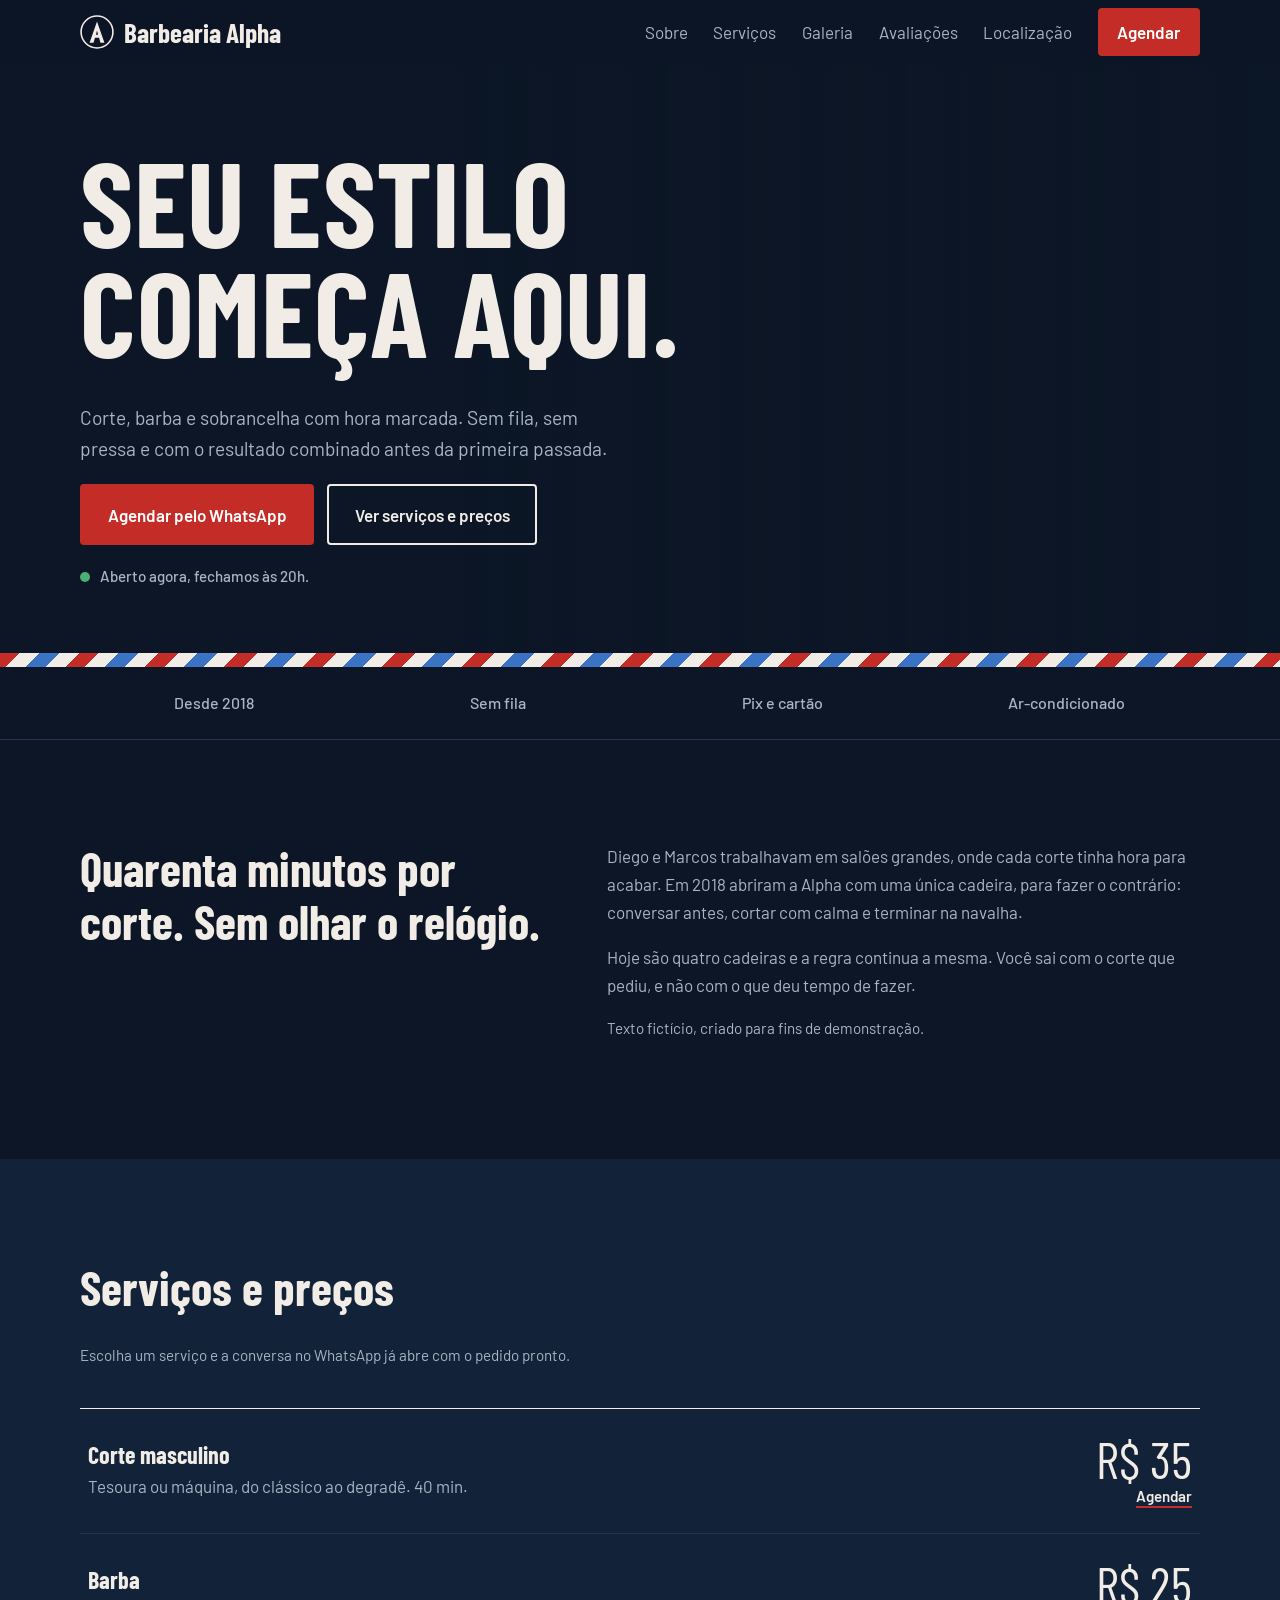
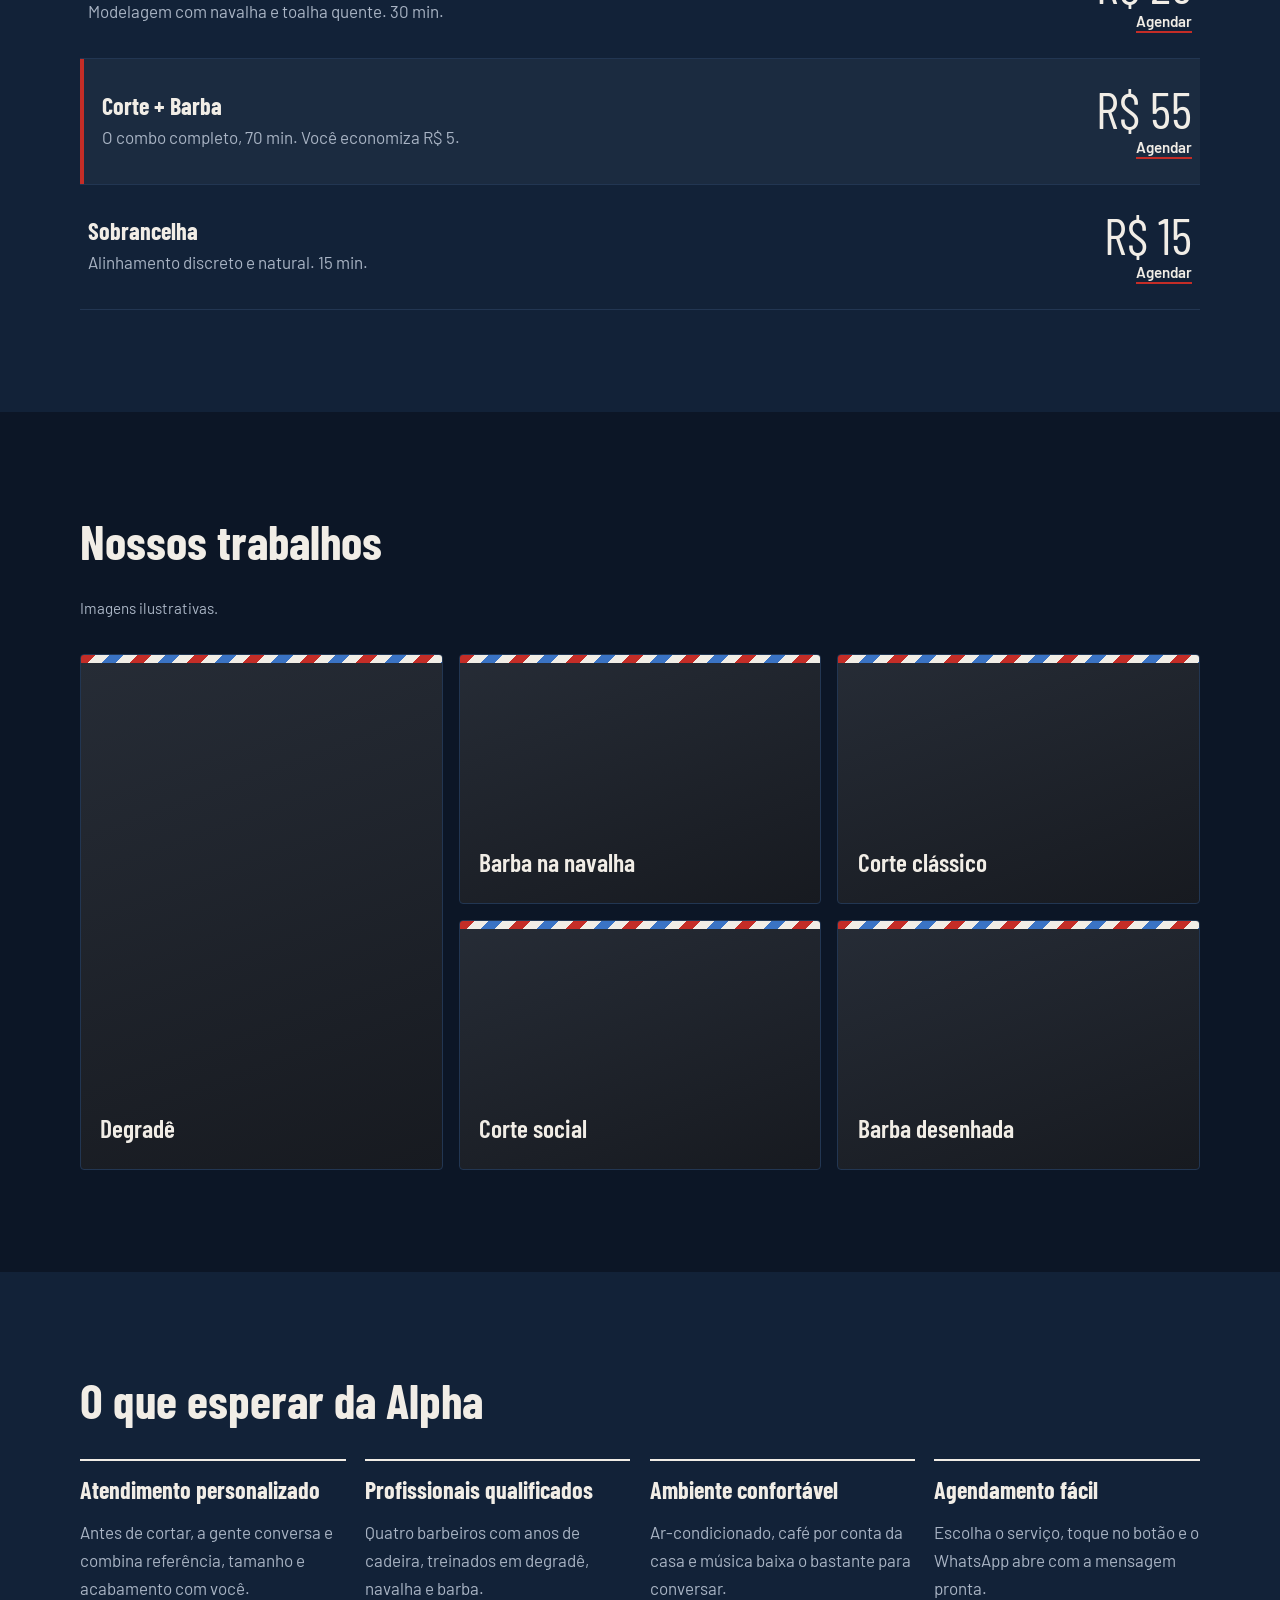
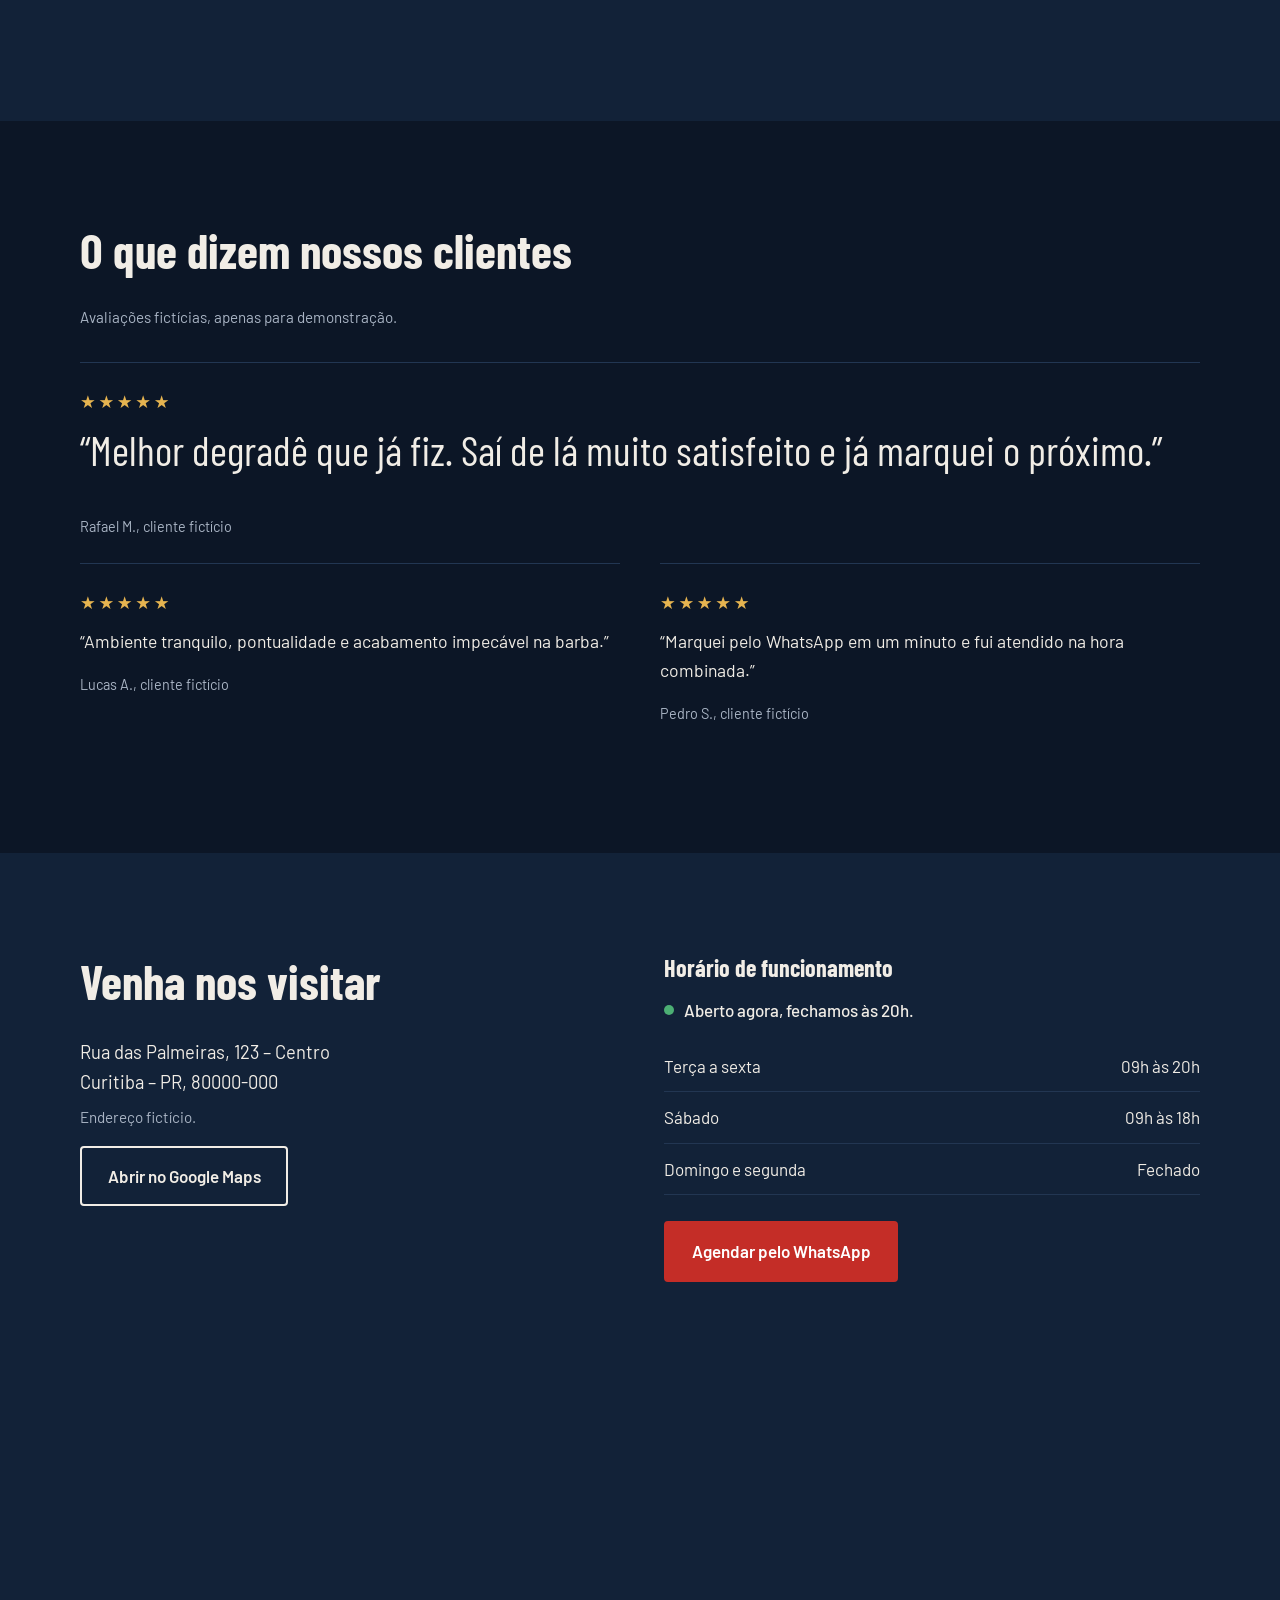
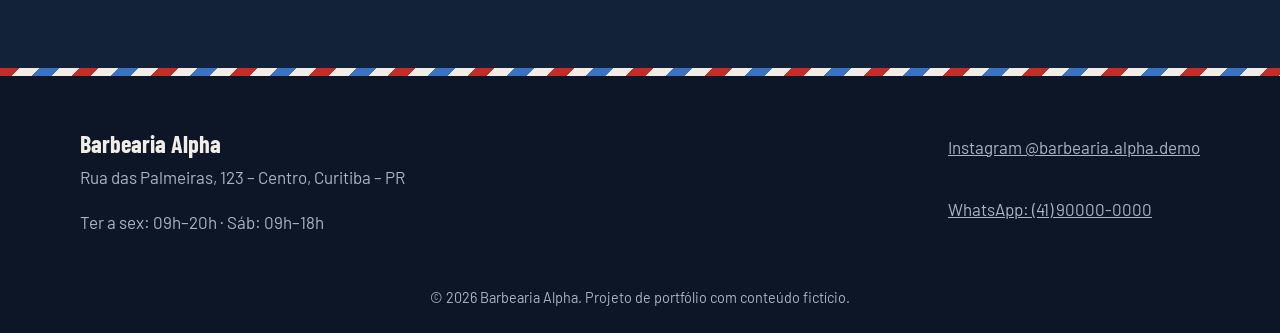
<file: index.html>
<!DOCTYPE html>
<!-- Idioma da página: ajuda leitores de tela e o Google -->
<html lang="pt-BR">
<head>
  <meta charset="UTF-8">
  <!-- Faz o site se ajustar à tela do celular. Sem esta linha, o layout mobile quebra. -->
  <meta name="viewport" content="width=device-width, initial-scale=1">
  <title>Barbearia Alpha | Corte e barba em Curitiba</title>
  <meta name="description" content="Barbearia Alpha: corte masculino, barba e sobrancelha com atendimento personalizado. Agende pelo WhatsApp.">
  <meta name="theme-color" content="#0c1626">
  <meta name="color-scheme" content="dark">
  <!-- Fontes do Google (se ficarem offline, o navegador usa as fontes reserva do CSS) -->
  <link rel="preconnect" href="https://fonts.googleapis.com">
  <link rel="preconnect" href="https://fonts.gstatic.com" crossorigin>
  <link href="https://fonts.googleapis.com/css2?family=Barlow+Condensed:wght@700&family=Barlow:wght@400;500;600&display=swap" rel="stylesheet">
  <!-- Ícone da aba do navegador (SVG embutido, sem arquivo extra) -->
  <link rel="icon" href="data:image/svg+xml,%3Csvg xmlns='http://www.w3.org/2000/svg' viewBox='0 0 64 64'%3E%3Crect width='64' height='64' rx='14' fill='%230c1626'/%3E%3Ctext x='32' y='46' font-size='40' font-weight='700' text-anchor='middle' fill='%23f1ede6' font-family='Arial'%3EA%3C/text%3E%3C/svg%3E">
  <!-- Pré-visualização ao compartilhar o link (WhatsApp, Instagram etc.). Para mostrar imagem, adicione og:image com uma foto real -->
  <meta property="og:title" content="Barbearia Alpha | Seu estilo começa aqui.">
  <meta property="og:description" content="Corte, barba e sobrancelha com hora marcada. Agende pelo WhatsApp.">
  <meta property="og:type" content="website">
  <meta property="og:locale" content="pt_BR">
  <!-- Dados para o Google entender o negócio. FICTÍCIOS: troque pelos reais -->
  <script type="application/ld+json">
  {"@context":"https://schema.org","@type":"HairSalon","name":"Barbearia Alpha","telephone":"+55-41-90000-0000",
   "address":{"@type":"PostalAddress","streetAddress":"Rua das Palmeiras, 123","addressLocality":"Curitiba","addressRegion":"PR","postalCode":"80000-000","addressCountry":"BR"},
   "openingHours":["Tu-Fr 09:00-20:00","Sa 09:00-18:00"],"priceRange":"R$15 - R$55"}
  </script>
  <link rel="stylesheet" href="style.css">
</head>
<body>
  <!-- Link para quem navega só com teclado pular direto ao conteúdo -->
  <a class="skip-link" href="#conteudo">Ir para o conteúdo</a>

  <!-- Marca (monograma "A") definida uma vez e reutilizada com <use> -->
  <svg width="0" height="0" style="position:absolute" aria-hidden="true">
    <symbol id="marca" viewBox="0 0 64 64">
      <circle cx="32" cy="32" r="30" fill="none" stroke="currentColor" stroke-width="3"/>
      <path fill="currentColor" fill-rule="evenodd" d="M32 12 46 52H38.5L35.8 43H28.2L25.5 52H18ZM30 37H34L32 29Z"/>
    </symbol>
  </svg>

  <!-- ===== CABEÇALHO / MENU ===== -->
  <header class="site-header" id="topo">
    <div class="container header-inner">
      <a class="logo" href="#topo" aria-label="Barbearia Alpha, voltar ao topo"><svg class="logo-mark" aria-hidden="true"><use href="#marca"/></svg>Barbearia Alpha</a>
      <!-- Botão do menu no celular (o JS controla aria-expanded) -->
      <button class="menu-toggle" aria-expanded="false" aria-controls="menu" aria-label="Abrir menu">
        <span></span><span></span><span></span>
      </button>
      <nav id="menu" class="nav" aria-label="Principal">
        <a href="#sobre">Sobre</a>
        <a href="#servicos">Serviços</a>
        <a href="#galeria">Galeria</a>
        <a href="#avaliacoes">Avaliações</a>
        <a href="#localizacao">Localização</a>
        <a class="btn btn-small" data-whatsapp href="#localizacao">Agendar</a>
      </nav>
    </div>
  </header>

  <main id="conteudo" tabindex="-1">

    <!-- ===== 1. HERO ===== -->
    <section class="hero">
      <div class="container hero-inner">
        <h1>Seu estilo<br>começa aqui.</h1>
        <p class="hero-text">Corte, barba e sobrancelha com hora marcada. Sem fila, sem pressa e com o resultado combinado antes da primeira passada.</p>
        <div class="hero-actions">
          <a class="btn" data-whatsapp href="#localizacao">Agendar pelo WhatsApp</a>
          <a class="btn btn-outline" href="#servicos">Ver serviços e preços</a>
        </div>
        <p class="status hero-note" data-status></p>
      </div>
      <!-- Faixa inspirada no poste de barbeiro: o detalhe visual da marca -->
      <div class="pole" aria-hidden="true"></div>
    </section>

    <!-- Faixa de confiança: respostas rápidas às primeiras dúvidas do cliente -->
    <section class="trust" aria-label="Informações rápidas">
      <ul class="container">
        <li>Desde 2018</li>
        <li>Sem fila</li>
        <li>Pix e cartão</li>
        <li>Ar-condicionado</li>
      </ul>
    </section>

    <!-- ===== 2. SOBRE ===== -->
    <section class="section" id="sobre">
      <div class="container about">
        <h2>Quarenta minutos por corte. Sem olhar o relógio.</h2>
        <div class="about-text">
          <p>Diego e Marcos trabalhavam em salões grandes, onde cada corte tinha hora para acabar. Em 2018 abriram a Alpha com uma única cadeira, para fazer o contrário: conversar antes, cortar com calma e terminar na navalha.</p>
          <p>Hoje são quatro cadeiras e a regra continua a mesma. Você sai com o corte que pediu, e não com o que deu tempo de fazer.</p>
          <p class="demo-note">Texto fictício, criado para fins de demonstração.</p>
        </div>
      </div>
    </section>

    <!-- ===== 3. SERVIÇOS ===== -->
    <section class="section section-alt" id="servicos">
      <div class="container">
        <h2>Serviços e preços</h2>
        <p class="section-sub">Escolha um serviço e a conversa no WhatsApp já abre com o pedido pronto.</p>
        <!-- Para novo serviço: copie um <li> inteiro. O data-servico entra na mensagem do WhatsApp -->
        <ul class="menu-list">
          <li><a class="service" data-whatsapp data-servico="Corte masculino" href="#localizacao" aria-label="Agendar corte masculino, R$ 35, pelo WhatsApp">
            <div class="service-info"><h3>Corte masculino</h3><p>Tesoura ou máquina, do clássico ao degradê. 40 min.</p></div>
            <span class="service-price">R$ 35</span><span class="service-cta">Agendar</span></a></li>
          <li><a class="service" data-whatsapp data-servico="Barba" href="#localizacao" aria-label="Agendar barba, R$ 25, pelo WhatsApp">
            <div class="service-info"><h3>Barba</h3><p>Modelagem com navalha e toalha quente. 30 min.</p></div>
            <span class="service-price">R$ 25</span><span class="service-cta">Agendar</span></a></li>
          <li><a class="service featured" data-whatsapp data-servico="Corte + Barba" href="#localizacao" aria-label="Agendar corte e barba, R$ 55, pelo WhatsApp">
            <div class="service-info"><h3>Corte + Barba</h3><p>O combo completo, 70 min. Você economiza R$ 5.</p></div>
            <span class="service-price">R$ 55</span><span class="service-cta">Agendar</span></a></li>
          <li><a class="service" data-whatsapp data-servico="Sobrancelha" href="#localizacao" aria-label="Agendar sobrancelha, R$ 15, pelo WhatsApp">
            <div class="service-info"><h3>Sobrancelha</h3><p>Alinhamento discreto e natural. 15 min.</p></div>
            <span class="service-price">R$ 15</span><span class="service-cta">Agendar</span></a></li>
        </ul>
      </div>
    </section>

    <!-- ===== 4. GALERIA ===== -->
    <section class="section" id="galeria">
      <div class="container">
        <h2>Nossos trabalhos</h2>
        <p class="section-sub">Imagens ilustrativas.</p>
        <div class="gallery">
          <!--
            COMO TROCAR: coloque suas fotos na pasta "img" e troque cada <div class="photo-placeholder">
            por uma linha como esta (sempre com texto no alt):
            <img src="img/corte-1.jpg" alt="Degradê com acabamento na navalha" loading="lazy">
            Dica: a 1ª foto aparece maior (use uma vertical); as demais aceitam horizontal ou quadrada. Menos de 300 KB cada.
            FOTO DO HERO: salve como img/hero.jpg e, no style.css, em :root, adicione  --hero-photo: url("img/hero.jpg");
          -->
          <figure><div class="photo-placeholder"><span>Degradê</span></div></figure>
          <figure><div class="photo-placeholder"><span>Barba na navalha</span></div></figure>
          <figure><div class="photo-placeholder"><span>Corte clássico</span></div></figure>
          <figure><div class="photo-placeholder"><span>Corte social</span></div></figure>
          <figure><div class="photo-placeholder"><span>Barba desenhada</span></div></figure>
        </div>
      </div>
    </section>

    <!-- ===== 5. DIFERENCIAIS ===== -->
    <section class="section section-alt">
      <div class="container">
        <h2>O que esperar da Alpha</h2>
        <div class="grid grid-4">
          <div class="feature"><h3>Atendimento personalizado</h3><p>Antes de cortar, a gente conversa e combina referência, tamanho e acabamento com você.</p></div>
          <div class="feature"><h3>Profissionais qualificados</h3><p>Quatro barbeiros com anos de cadeira, treinados em degradê, navalha e barba.</p></div>
          <div class="feature"><h3>Ambiente confortável</h3><p>Ar-condicionado, café por conta da casa e música baixa o bastante para conversar.</p></div>
          <div class="feature"><h3>Agendamento fácil</h3><p>Escolha o serviço, toque no botão e o WhatsApp abre com a mensagem pronta.</p></div>
        </div>
      </div>
    </section>

    <!-- ===== 6. AVALIAÇÕES ===== -->
    <section class="section" id="avaliacoes">
      <div class="container">
        <h2>O que dizem nossos clientes</h2>
        <p class="section-sub">Avaliações fictícias, apenas para demonstração.</p>
        <div class="reviews">
          <blockquote class="review">
            <p class="stars" role="img" aria-label="5 de 5 estrelas">★★★★★</p>
            <p>“Melhor degradê que já fiz. Saí de lá muito satisfeito e já marquei o próximo.”</p>
            <footer>Rafael M., cliente fictício</footer>
          </blockquote>
          <blockquote class="review">
            <p class="stars" role="img" aria-label="5 de 5 estrelas">★★★★★</p>
            <p>“Ambiente tranquilo, pontualidade e acabamento impecável na barba.”</p>
            <footer>Lucas A., cliente fictício</footer>
          </blockquote>
          <blockquote class="review">
            <p class="stars" role="img" aria-label="5 de 5 estrelas">★★★★★</p>
            <p>“Marquei pelo WhatsApp em um minuto e fui atendido na hora combinada.”</p>
            <footer>Pedro S., cliente fictício</footer>
          </blockquote>
        </div>
      </div>
    </section>

    <!-- ===== 7. LOCALIZAÇÃO ===== -->
    <section class="section section-alt" id="localizacao">
      <div class="container location">
        <div>
          <h2>Venha nos visitar</h2>
          <address>Rua das Palmeiras, 123 – Centro<br>Curitiba – PR, 80000-000</address>
          <p class="demo-note">Endereço fictício.</p>
          <a class="btn btn-outline" target="_blank" rel="noopener noreferrer"
             href="https://www.google.com/maps/search/?api=1&query=Rua+das+Palmeiras+123+Curitiba+PR">Abrir no Google Maps</a>
          <!-- Mapa embutido. Troque o trecho depois de q= pelo endereço real -->
          <iframe class="map" title="Mapa da localização da Barbearia Alpha" loading="lazy" referrerpolicy="no-referrer-when-downgrade"
            src="https://www.google.com/maps?q=Rua+das+Palmeiras+123+Curitiba+PR&output=embed"></iframe>
        </div>
        <div>
          <h3>Horário de funcionamento</h3>
          <p class="status" data-status aria-live="polite"></p>
          <ul class="hours">
            <li><span>Terça a sexta</span><span>09h às 20h</span></li>
            <li><span>Sábado</span><span>09h às 18h</span></li>
            <li><span>Domingo e segunda</span><span>Fechado</span></li>
          </ul>
          <a class="btn" data-whatsapp href="#localizacao">Agendar pelo WhatsApp</a>
        </div>
      </div>
    </section>
  </main>

  <!-- ===== 9. RODAPÉ ===== -->
  <footer class="site-footer">
    <div class="container footer-inner">
      <div>
        <strong>Barbearia Alpha</strong>
        <p>Rua das Palmeiras, 123 – Centro, Curitiba – PR</p>
        <p>Ter a sex: 09h–20h · Sáb: 09h–18h</p>
      </div>
      <div>
        <!-- Perfil de demonstração: troque pelo usuário real do Instagram -->
        <p><a href="https://instagram.com/barbearia.alpha.demo" target="_blank" rel="noopener noreferrer">Instagram @barbearia.alpha.demo</a></p>
        <p><a data-whatsapp href="#localizacao">WhatsApp: <span data-telefone>(41) 90000-0000</span></a></p>
      </div>
    </div>
    <p class="copy">© <span id="ano">2026</span> Barbearia Alpha. Projeto de portfólio com conteúdo fictício.</p>
  </footer>

  <!-- Botão flutuante: sempre visível, principalmente no celular -->
  <a class="btn fab" data-whatsapp href="#localizacao">Agendar no WhatsApp</a>

  <script src="script.js"></script>
</body>
</html>
</file>
<file: style.css>
/* ==========================================================
   BARBEARIA ALPHA - ESTILOS
   Ordem: 1 variáveis, 2 base, 3 componentes, 4 seções, 5 identidade, 6 responsivo
   ========================================================== */

/* 1. VARIÁVEIS: para mudar as cores do site, edite só este bloco */
:root {
  --bg: #0c1626;          /* azul-marinho do poste de barbeiro: fundo principal */
  --surface: #122238;     /* seções alternadas */
  --line: #223652;        /* linhas e bordas discretas */
  --text: #f1ede6;        /* branco quente (listra branca do poste) */
  --muted: #a9b4c4;       /* texto secundário */
  --accent: #c42d27;      /* vermelho do poste: SÓ para ações (botões) */
  --accent-dark: #9f211c; /* vermelho no hover */
  --red: #c42d27;
  --blue: #3a73c4;
  --stripes: repeating-linear-gradient(135deg, var(--red) 0 14px, #f1ede6 14px 28px, var(--blue) 28px 42px, #f1ede6 42px 56px);
  --font-title: "Barlow Condensed", "Arial Narrow", sans-serif;
  --font-body: "Barlow", system-ui, -apple-system, "Segoe UI", sans-serif;
  --radius: 4px;          /* cantos pouco arredondados, como placa de barbearia */
}

/* 2. BASE */
*, *::before, *::after { box-sizing: border-box; } /* padding não aumenta a largura */
html { -webkit-text-size-adjust: 100%; scroll-behavior: smooth; scroll-padding-top: 72px; } /* rolagem suave, sem esconder título sob o menu */
body {
  margin: 0;
  background: var(--bg);
  color: var(--text);
  font-family: var(--font-body);
  font-size: 1.0625rem;
  line-height: 1.65;
  -webkit-tap-highlight-color: transparent;
}
a, button { touch-action: manipulation; } /* remove atraso de toque no celular */
img { max-width: 100%; display: block; }
a { color: inherit; }
h1, h2, h3 { font-family: var(--font-title); text-wrap: balance; line-height: 1.1; margin: 0 0 .6em; font-weight: 700; }
h1 { font-size: clamp(3rem, 12vw, 7.5rem); text-transform: uppercase; line-height: .92; letter-spacing: .005em; margin-bottom: .3em; }
h2 { font-size: clamp(2rem, 6vw, 3rem); }
h3 { font-size: 1.5rem; }
p { margin: 0 0 1em; }
.hero-text, .about-text p { text-wrap: pretty; } /* evita linha final com 1 palavra só em textos longos */
main:focus { outline: none; } /* o foco do "pular para o conteúdo" não precisa de contorno */

/* Contorno visível para quem usa teclado (acessibilidade) */
:focus-visible { outline: 3px solid var(--text); outline-offset: 3px; }

.container { width: min(1120px, 100% - 2.5rem); margin-inline: auto; }
.skip-link { position: absolute; left: -999px; top: 0; background: var(--accent); color: #fff; padding: .6rem 1rem; z-index: 100; }
.skip-link:focus { left: 0; }

/* 3. COMPONENTES */
.btn {
  display: inline-block;
  background: var(--accent);
  color: #fff;
  font-weight: 600;
  text-decoration: none;
  padding: .9rem 1.6rem;
  border-radius: var(--radius);
  border: 2px solid var(--accent);
  transition: background .2s, transform .2s;
}
.btn:active { transform: scale(.97); } /* feedback ao tocar */
/* hover só em dispositivos com mouse: no celular o hover "gruda" após o toque */
@media (hover: hover) {
  .btn:hover { background: var(--accent-dark); border-color: var(--accent-dark); transform: translateY(-2px); }
  .btn-outline:hover { background: var(--text); border-color: var(--text); color: var(--bg); }
}
.btn-small { padding: .5rem 1.1rem; }
.btn-outline { background: transparent; color: var(--text); border-color: var(--text); }

/* Cabeçalho fixo no topo */
.site-header { position: sticky; top: 0; z-index: 50; background: rgba(12,22,38,.92); backdrop-filter: blur(8px); border-bottom: 1px solid transparent; transition: border-color .3s; }
.site-header.scrolled { border-bottom-color: var(--line); } /* classe adicionada pelo JS */
.header-inner { display: flex; align-items: center; justify-content: space-between; min-height: 64px; }
.logo { display: inline-flex; align-items: center; gap: .6rem; font-family: var(--font-title); font-size: 1.7rem; font-weight: 700; text-decoration: none; }
.logo-mark { width: 34px; height: 34px; flex: none; }
.nav { display: flex; align-items: center; gap: 1.6rem; }
.nav a:not(.btn) { text-decoration: none; color: var(--muted); }
.nav a:not(.btn):hover { color: var(--text); }
.menu-toggle { display: none; background: none; border: 0; padding: .6rem; cursor: pointer; }
.menu-toggle span { display: block; width: 24px; height: 2px; background: var(--text); margin: 5px 0; transition: transform .2s, opacity .2s; }
/* Hambúrguer vira "X" quando o menu está aberto */
.menu-toggle[aria-expanded="true"] span:nth-child(1) { transform: translateY(7px) rotate(45deg); }
.menu-toggle[aria-expanded="true"] span:nth-child(2) { opacity: 0; }
.menu-toggle[aria-expanded="true"] span:nth-child(3) { transform: translateY(-7px) rotate(-45deg); }

/* 4. SEÇÕES */
.hero {
  position: relative;
  overflow: hidden;
  padding: 5rem 0 0;
  /* Foto opcional: no :root defina --hero-photo: url("img/hero.jpg"); sem isso aparece só o azul liso */
  background: linear-gradient(90deg, var(--bg) 35%, rgba(12,22,38,.55) 100%), var(--hero-photo, none) center / cover no-repeat, var(--bg);
}
.hero-inner { padding-bottom: 4rem; }
.hero-text { max-width: 34rem; color: var(--muted); font-size: 1.2rem; }
.hero-actions { display: flex; flex-wrap: wrap; gap: .8rem; }
.hero-note { margin: 1rem 0 0; font-size: .95rem; color: var(--muted); }
/* Entrada suave do hero: único movimento automático da página */
.hero-inner > * { animation: subir .7s ease backwards; /* backwards: não trava o hover depois da entrada */ }
.hero-inner > :nth-child(2) { animation-delay: .1s; }
.hero-inner > :nth-child(3) { animation-delay: .2s; }
.hero-inner > :nth-child(4) { animation-delay: .3s; }
@keyframes subir { from { opacity: 0; transform: translateY(18px); } }

/* Faixa do poste de barbeiro: listras diagonais vermelho/branco/azul */
.pole { height: 14px; background: var(--stripes); }

.trust { border-bottom: 1px solid var(--line); }
.trust ul { font-size: 1rem; list-style: none; display: grid; grid-template-columns: repeat(4, 1fr); gap: 1rem; padding: 1.4rem 0; margin: 0 auto; text-align: center; color: var(--muted); font-weight: 500; }
.section { padding: clamp(3.5rem, 8vw, 6.5rem) 0; }
.section-alt { background: var(--surface); }
.section-sub, .demo-note { color: var(--muted); font-size: .95rem; }
.about { display: grid; gap: 2rem; grid-template-columns: 1fr 1.2fr; align-items: start; }
.about-text { color: var(--muted); }

.grid { display: grid; gap: 1.2rem; margin-top: 2rem; }
.grid-4 { grid-template-columns: repeat(4, 1fr); }



.gallery { display: grid; grid-template-columns: repeat(3, 1fr); grid-auto-rows: clamp(150px, 22vw, 250px); gap: 1rem; margin-top: 2rem; }
.gallery figure:first-child { grid-row: span 2; } /* 1ª foto maior: ritmo editorial */
.gallery figure { margin: 0; }
.gallery img, .photo-placeholder { width: 100%; height: 100%; object-fit: cover; border-radius: var(--radius); }
.gallery img { filter: saturate(.85) contrast(1.05); } /* tom único, mesmo com fotos de fontes diferentes */
.photo-placeholder { position: relative; overflow: hidden; display: grid; place-items: end start; padding: 1.2rem; background: linear-gradient(160deg, #262c36, #171a20); border: 1px solid var(--line); color: var(--text); font-family: var(--font-title); font-size: 1.6rem; font-weight: 600; }
.photo-placeholder::before { content: ""; position: absolute; inset: 0 0 auto 0; height: 8px; background: repeating-linear-gradient(135deg, var(--red) 0 10px, #f1ede6 10px 20px, var(--blue) 20px 30px, #f1ede6 30px 40px); }

.feature { border-top: 2px solid var(--text); padding-top: 1rem; }
.feature p { color: var(--muted); }

.review p { font-size: 1.1rem; }
.review .stars { color: #e6b450; font-size: 1.1rem; letter-spacing: .15em; margin-bottom: .6rem; }
.review footer { color: var(--muted); font-size: .9rem; }

.location { display: grid; gap: 3rem; grid-template-columns: 1fr 1fr; }
address { font-style: normal; font-size: 1.15rem; margin-bottom: .5rem; }
.status { display: flex; align-items: center; gap: .6rem; font-weight: 500; }
.status::before { content: ""; width: 10px; height: 10px; border-radius: 50%; background: var(--muted); flex: none; }
.status.open::before { background: #4caf74; }
.status.closed::before { background: var(--red); }
.map { display: block; width: 100%; aspect-ratio: 16 / 10; border: 0; border-radius: var(--radius); margin-top: 1.5rem; }
.btn.fab { position: fixed; right: 1rem; bottom: calc(1rem + env(safe-area-inset-bottom, 0px)); z-index: 40; width: auto; box-shadow: 0 8px 24px rgba(0,0,0,.45);
  /* escondido por padrão: o JS mostra só fora do hero, da localização e do rodapé */
  opacity: 0; visibility: hidden; transform: translateY(12px); transition: opacity .25s, transform .25s, visibility .25s, background .2s; }
.btn.fab.show { opacity: 1; visibility: visible; transform: none; }
.hours { list-style: none; padding: 0; margin: 0 0 1.6rem; }
.hours li { display: flex; justify-content: space-between; gap: 1rem; padding: .7rem 0; border-bottom: 1px solid var(--line); }

.site-footer { padding: 3rem 0 1.5rem; border-top: 1px solid var(--line); color: var(--muted); }
.footer-inner { display: flex; flex-wrap: wrap; justify-content: space-between; gap: 2rem; }
.footer-inner strong { color: var(--text); font-family: var(--font-title); font-size: 1.5rem; }
.footer-inner a { display: inline-block; padding: .55rem 0; } /* área de toque maior */
.footer-inner a:hover { color: var(--text); text-decoration: underline; }
.copy { text-align: center; margin: 2rem 0 0; font-size: .9rem; }

/* ==========================================================
   5. IDENTIDADE: botões, lista de serviços, avaliações, rodapé
   ========================================================== */

/* Botão principal: o vermelho "preenche" da esquerda para a direita no hover */
.btn:not(.btn-outline) { background-image: linear-gradient(var(--accent-dark), var(--accent-dark)); background-repeat: no-repeat; background-size: 0 100%; transition: background-size .3s, transform .2s, color .2s, border-color .2s; }
@media (hover: hover) { .btn:not(.btn-outline):hover { background-size: 100% 100%; } }
.btn.fab { transition: opacity .25s, transform .25s, visibility .25s, background-size .3s; }
.hero .status { margin-top: 1.2rem; }

/* Serviços como "tabela de preços" de barbearia (e não cards iguais) */
.menu-list { list-style: none; margin: 2.5rem 0 0; padding: 0; border-top: 1px solid var(--text); }
.service { display: grid; grid-template-columns: 1fr auto; grid-template-areas: "info price" "info cta"; column-gap: 1.5rem; align-items: center; padding: 1.5rem .5rem; border-bottom: 1px solid var(--line); text-decoration: none; transition: background .2s, padding .2s; }
.service-info { grid-area: info; }
.service h3 { margin: 0 0 .15em; }
.service p { margin: 0; color: var(--muted); }
.service-price { grid-area: price; font-family: var(--font-title); font-size: clamp(2.2rem, 7vw, 3.2rem); line-height: 1; text-align: right; }
.service-cta { grid-area: cta; justify-self: end; font-weight: 600; font-size: .95rem; text-decoration: underline; text-underline-offset: 4px; text-decoration-color: var(--accent); text-decoration-thickness: 2px; }
.service.featured { background: rgba(255,255,255,.04); box-shadow: inset 4px 0 var(--accent); padding-left: 1.4rem; }
@media (hover: hover) { .service:hover { background: rgba(255,255,255,.06); padding-inline: 1.2rem; } }

/* Avaliações: a primeira em destaque, as outras menores */
.reviews { display: grid; grid-template-columns: 1fr 1fr; gap: 0 2.5rem; margin-top: 2rem; }
.review { margin: 0; padding: 1.5rem 0; border-top: 1px solid var(--line); }
.review:first-child { grid-column: 1 / -1; }
.review:first-child p:not(.stars) { font-family: var(--font-title); font-size: clamp(1.7rem, 4.5vw, 2.6rem); line-height: 1.15; }

/* Rodapé fecha a página com a mesma faixa do hero */
.site-footer { position: relative; border-top: 0; padding-top: 3.5rem; }
.site-footer::before { content: ""; position: absolute; inset: 0 0 auto 0; height: 8px; background: var(--stripes); }

/* 6. RESPONSIVO: ajustes para telas menores */
@media (max-width: 900px) {
  .grid-4 { grid-template-columns: repeat(2, 1fr); }
  .about, .location { grid-template-columns: 1fr; }
  .gallery { grid-template-columns: repeat(2, 1fr); }
  .reviews { grid-template-columns: 1fr; }
}
@media (max-width: 760px) {
  .menu-toggle { display: block; }
  .nav { display: none; position: absolute; top: 100%; left: 0; right: 0; flex-direction: column; align-items: stretch; gap: 0; background: var(--bg); border-bottom: 1px solid var(--line); padding: .5rem 1.25rem 1.25rem; }
  .nav.open { display: flex; } /* classe adicionada pelo JS */
  .nav a:not(.btn) { padding: .9rem 0; border-bottom: 1px solid var(--line); }
  .nav .btn { text-align: center; margin-top: 1rem; }
  .hero { padding-top: 3rem; background: linear-gradient(rgba(12,22,38,.85), var(--bg)), var(--hero-photo, none) center / cover no-repeat, var(--bg); }
  .hero-inner { padding-bottom: 2.5rem; }
  .hero-text { font-size: 1.1rem; }
  .nav { max-height: calc(100vh - 64px); max-height: calc(100dvh - 64px); overflow-y: auto; } /* menu rola em celular deitado */
  .photo-placeholder { padding: .8rem; font-size: 1.25rem; }
  .map { aspect-ratio: 4 / 3; }
  .trust ul { grid-template-columns: repeat(2, 1fr); }
  .site-footer { padding-bottom: 6rem; } /* espaço para o botão flutuante */
  .section { padding: 3.5rem 0; }
  .btn { width: 100%; text-align: center; } /* botões grandes e fáceis de tocar */
}
@media (max-width: 480px) {
  .grid-4 { grid-template-columns: 1fr; }
  /* Serviços compactos: nome e descrição à esquerda, preço à direita */
}
/* Em telas de toque, o mapa não captura a rolagem; use o botão "Abrir no Google Maps" */
@media (hover: none) { .map { pointer-events: none; } }

/* Respeita quem desativa animações no sistema */
@media (prefers-reduced-motion: reduce) {
  *, *::before, *::after { animation: none !important; transition: none !important; scroll-behavior: auto !important; }
}
</file>
